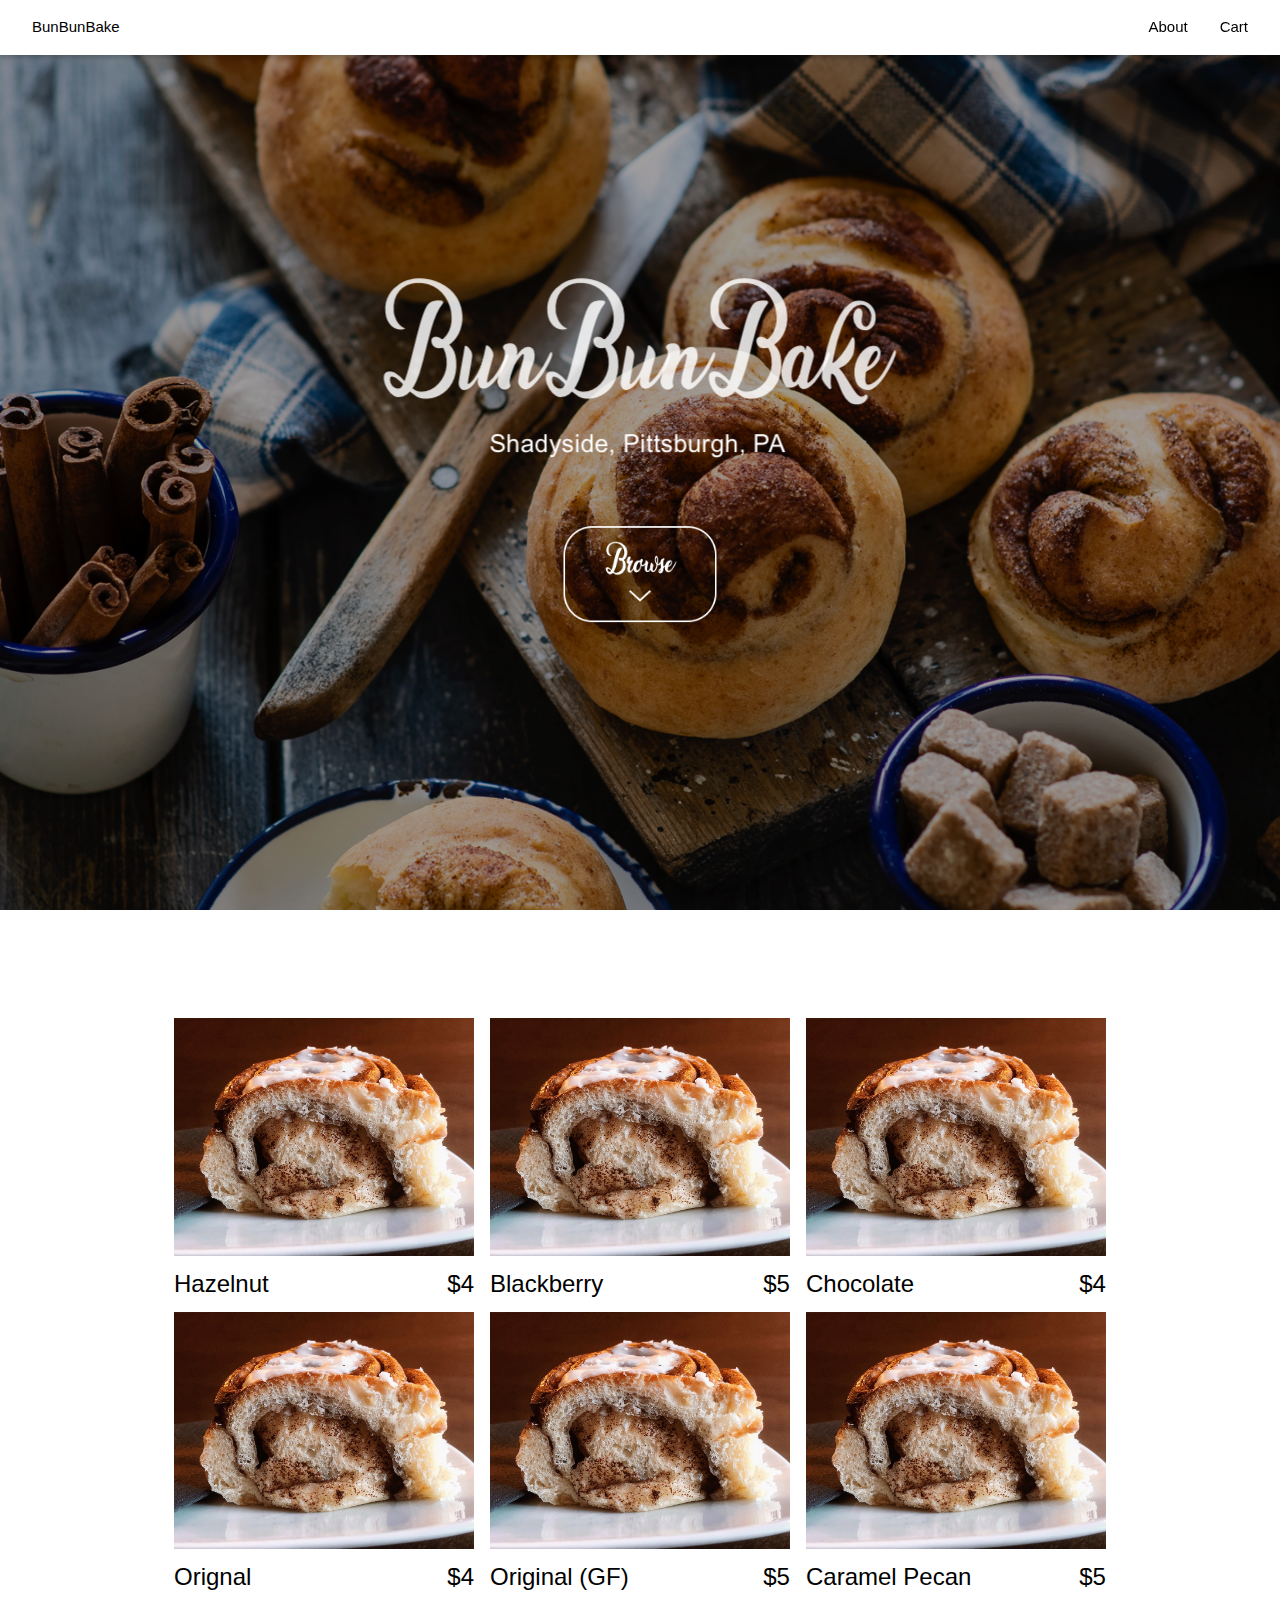
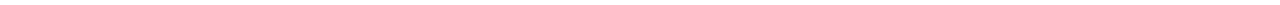
<file: index.html>
<!DOCTYPE html>
<html>
<meta charset="UTF-8">
<link rel="stylesheet" href="https://www.w3schools.com/w3css/4/w3.css">
<link rel="stylesheet" href="css/style.css" type="text/css">
<script src="js/main.js"></script>

<!-- Starter template and stylesheet referenced from W3schools  -->

<body>

<!-- Navbar (sit on top) -->
<div class="w3-top">
  <div class="w3-bar w3-white w3-padding w3-card" >
    <a href="index.html" class="w3-bar-item w3-button">BunBunBake</a>
    <div class="w3-right">
      <a href="#" class="w3-bar-item w3-button">About</a>
      <a href="#" class="w3-bar-item w3-button">Cart</a>
    </div>
  </div>
</div>

<!-- Landing page portion -->
<header>
  <img src="images/bg img.png" alt="Cinnamon bun shop">
  <div class="text-middle w3-center">
    <img src="images/covertexts.png" alt="bun bun bake">
    <br></br></br><br>
    <a href="#allproducts">
      <img id="browse" src="images/browse button.png" alt="browse">
    </a>
  </div>
</header>


<!-- All types of cinnamon buns -->
<div class="w3-main w3-content w3-padding margin-top" id="allproducts">

  <!-- First Photo Grid-->
  <div>
    <div class="grid-three">
      <a href="single-bun.html">
        <img src="images/single bun2.jpg" alt="Cinnamon bun">
        <h3 class = "alignleft">Hazelnut</h3>
        <h3 class = "alignright">$4</h3>
      </a>
    </div>
    <div class="grid-three">
      <a href="single-bun.html">
        <img src="images/single bun2.jpg" alt="Cinnamon bun">
        <h3 class = "alignleft">Blackberry</h3>
        <h3 class = "alignright">$5</h3>
      </a>
    </div>
    <div class="grid-three">
      <a href="single-bun.html">
        <img src="images/single bun2.jpg" alt="Cinnamon bun">
        <h3 class = "alignleft">Chocolate</h3>
        <h3 class = "alignright">$4</h3>
      </a>
    </div>
  </div>

  <!-- Second Photo Grid-->
  <div  >
    <div class="grid-three">
      <a href="single-bun.html">
        <img src="images/single bun2.jpg" alt="Cinnamon bun">
        <h3 class = "alignleft">Orignal</h3>
        <h3 class = "alignright">$4</h3>
      </a>
    </div>
    <div class="grid-three">
      <a href="single-bun.html">
        <img src="images/single bun2.jpg" alt="Cinnamon bun">
        <h3 class = "alignleft">Original (GF)</h3>
        <h3 class = "alignright">$5</h3>
      </a>
    </div>
    <div class="grid-three">
      <a href="single-bun.html">
        <img src="images/single bun2.jpg" alt="Cinnamon bun">
        <h3 class = "alignleft">Caramel Pecan</h3>
        <h3 class = "alignright">$5</h3>
      </a>
    </div>
  </div>

<!-- End All types of cinnamon buns -->
</div>


</body>
</html>
</file>
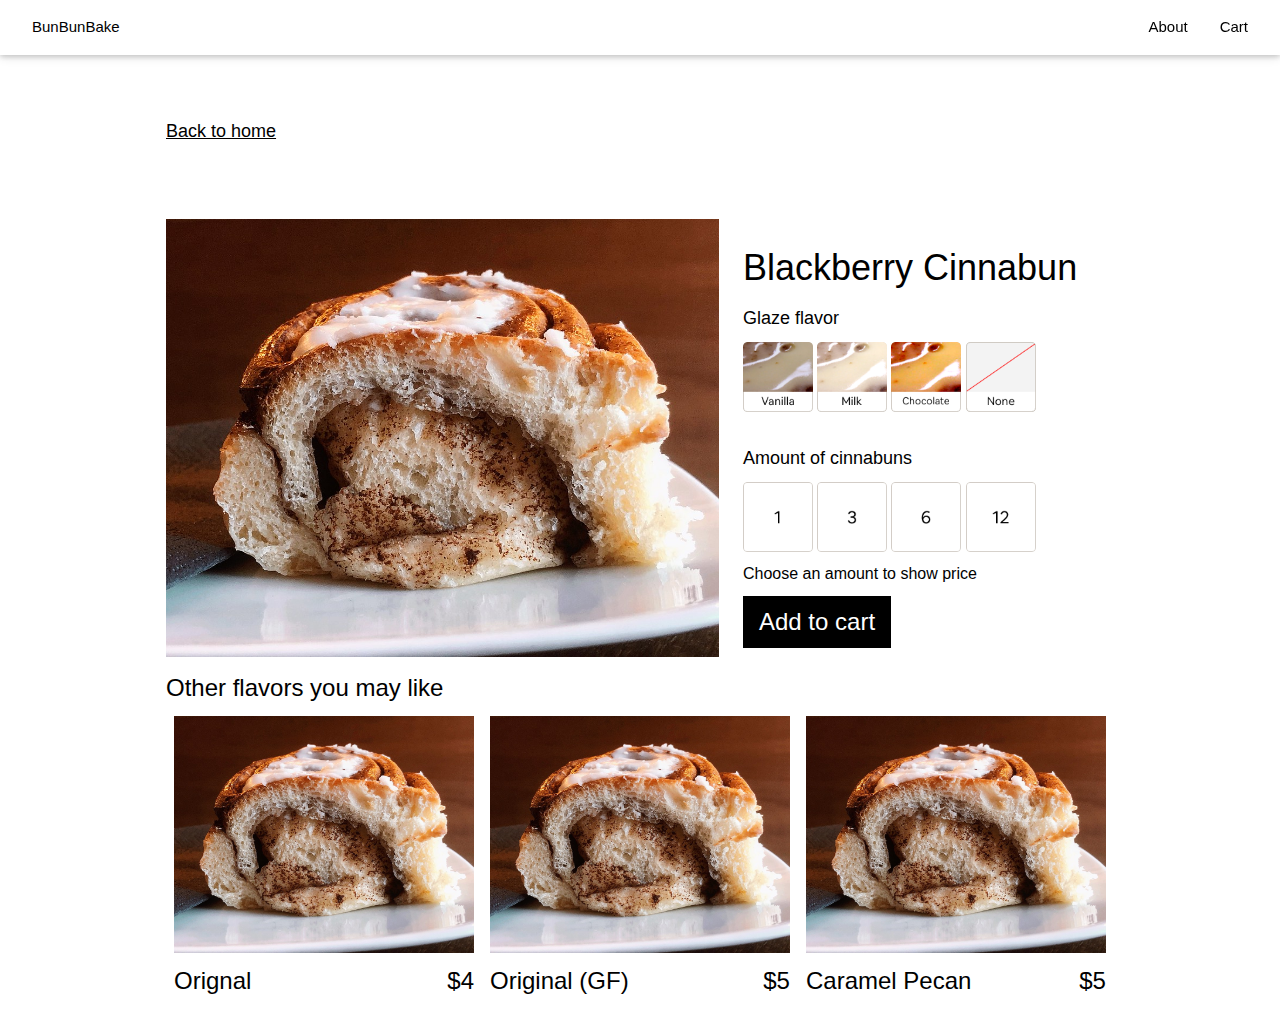
<file: single-bun.html>
<!DOCTYPE html>
<html>
<meta charset="UTF-8">
<link rel="stylesheet" href="https://www.w3schools.com/w3css/4/w3.css">
<link rel="stylesheet" href="css/style.css" type="text/css">
<script src="js/main.js"></script>

<!-- Starter template and stylesheet referenced from W3schools  -->

<body>

<!-- Navbar (sit on top) -->
<div class="w3-top">
  <div class="w3-bar w3-white w3-padding w3-card" >
    <a href="index.html" class="w3-bar-item w3-button">BunBunBake</a>
    <div class="w3-right">
      <a href="#" class="w3-bar-item w3-button">About</a>
      <a href="#" class="w3-bar-item w3-button">Cart</a>
    </div>
  </div>
</div>


<div class="w3-content w3-padding margin-top " >
	<h5><a href="index.html">Back to home</a></h5>

	<!-- Cinnabun detail -->
  <div class="w3-padding-64">
  	<!-- picture of Cinnabun -->
    <div class="w3-col m7 ">   	
    	<img id = "single" src="images/single bun2.jpg" alt="cinnabun">
    </div>

    <!-- Cinnabun choices-->
    <div class="w3-col m5 w3-padding-large">
      <h1 >Blackberry Cinnabun</h1>

      <!-- chose a glaze-->
      <h5>Glaze flavor</h5>
			<input type="radio" name="glaze" id="vanilla" class="input-hidden"/>
			<label for="vanilla">
				<img class ="w3-round" src="images/vanilla glaze.png" alt="vanilla" />
	    </label>

			<input type="radio" name="glaze" id="milk" class="input-hidden"  />
			<label for="milk">
				<img class ="w3-round" src="images/milk glaze.png" alt="milk" />
			</label>

			<input type="radio" name="glaze" id="chocolate" class="input-hidden"  />
			<label for="chocolate">
				<img class ="w3-round" src="images/choco glaze.png" alt="chocolate" />
			</label>

			<input type="radio" name="glaze" id="none" class="input-hidden test"  />
			<label for="none">
				<img class ="w3-round" src="images/none glaze.png" alt="none" />
			</label>

			<br><br>
			
			<!-- chose the amount-->
			<h5>Amount of cinnabuns</h5>
      <form id="bunform">       
	      <!-- <div class="cont_order"> -->	        
        <input type="radio" name="selectedamount" id = "one" value="one" class="input-hidden"/>
				<label for="one" onclick="calculateTotal()" >
					<img class ="w3-round" src="images/1.png" alt="1"/>
				</label>

				 <input type="radio" name="selectedamount" id = "three" value="three" class="input-hidden"/>
				<label for="three" onclick="calculateTotal()">
					<img class ="w3-round" src="images/3.png" alt="3"/>
				</label>

				 <input type="radio" name="selectedamount" id = "six" value="six" class="input-hidden"/>
				<label for="six" onclick="calculateTotal()">
					<img class ="w3-round" src="images/6.png" alt="6"/>
				</label>

				 <input type="radio" name="selectedamount" id = "twelve" value="twelve" class="input-hidden"/>
				<label for="twelve" onclick="calculateTotal()">
					<img class ="w3-round" src="images/12.png" alt="12"/>
				</label>

        <br>
          
        <!-- showing price -->	
        <div id="totalPrice">
        	<h6>Choose an amount to show price</h6>
        </div>
	
     	</form>

	    <!-- Add to cart button -->	
	    <h3><button class="w3-button w3-black">Add to cart</button></h3>

		</div>

  </div>



<!-- <div class="w3-content w3-padding margin-top"> -->
	<h3>Other flavors you may like</h3>
  <div class="grid-three">
    <a href="single-bun.html">
      <img src="images/single bun2.jpg" alt="Cinnamon bun">
      <h3 class = "alignleft">Orignal</h3>
      <h3 class = "alignright">$4</h3>
    </a>
  </div>
  <div class="grid-three">
    <a href="single-bun.html">
      <img src="images/single bun2.jpg" alt="Cinnamon bun">
      <h3 class = "alignleft">Original (GF)</h3>
      <h3 class = "alignright">$5</h3>
    </a>
  </div>
  <div class="grid-three">
    <a href="single-bun.html">
      <img src="images/single bun2.jpg" alt="Cinnamon bun">
      <h3 class = "alignleft">Caramel Pecan</h3>
      <h3 class = "alignright">$5</h3>
    </a>
	</div>
</div>
    


</body>
</html>
</file>
<file: css/style.css>
body, html {height: 100%}
body,h1,h2,h3,h4,h5,h6 {font-family: "Amatic SC", sans-serif}

.menu {display: none}
html {
  scroll-behavior: smooth;
}

img {
  	width:100%;
	height: 100%;
}

#single{
	height: 200%
}
.whitetexts {
	color: white;
}

.text-white {
	color:#fff!important
}

.text-middle {
	position:absolute;
	top:50%;
	left:50%;
	transform:translate(-50%,-50%);
	-ms-transform:translate(-50%,-50%)
}

.text-big {
	font-size:64px!important
}

.grid-three{
	float:left;

	width:33.33333%;
	padding:0 8px
}


.input-hidden {
  position: absolute;
  left: -9999px;

}


fieldset,form { 
	border:none; 
}

/*These 2 input css functions referenced from Stack Over Flow
Trying to make the radio button just be images*/
input[type=radio]:checked + label>img {
  box-shadow: 0 0 3px 3px #FFD700;
}

input[type=radio] + label>img {
  width: 70px;
  height: 70px;
  transition: 500ms all;
}


#browse{
	width:30%;
}

.alignright{
	float: right;
}

.alignleft{
    float: left;  
}

.margin-top{
	margin-top:100px;
}

.center{
	vertical-align: middle;
}

#totalPrice{
	font-size: 20px;
}
</file>
